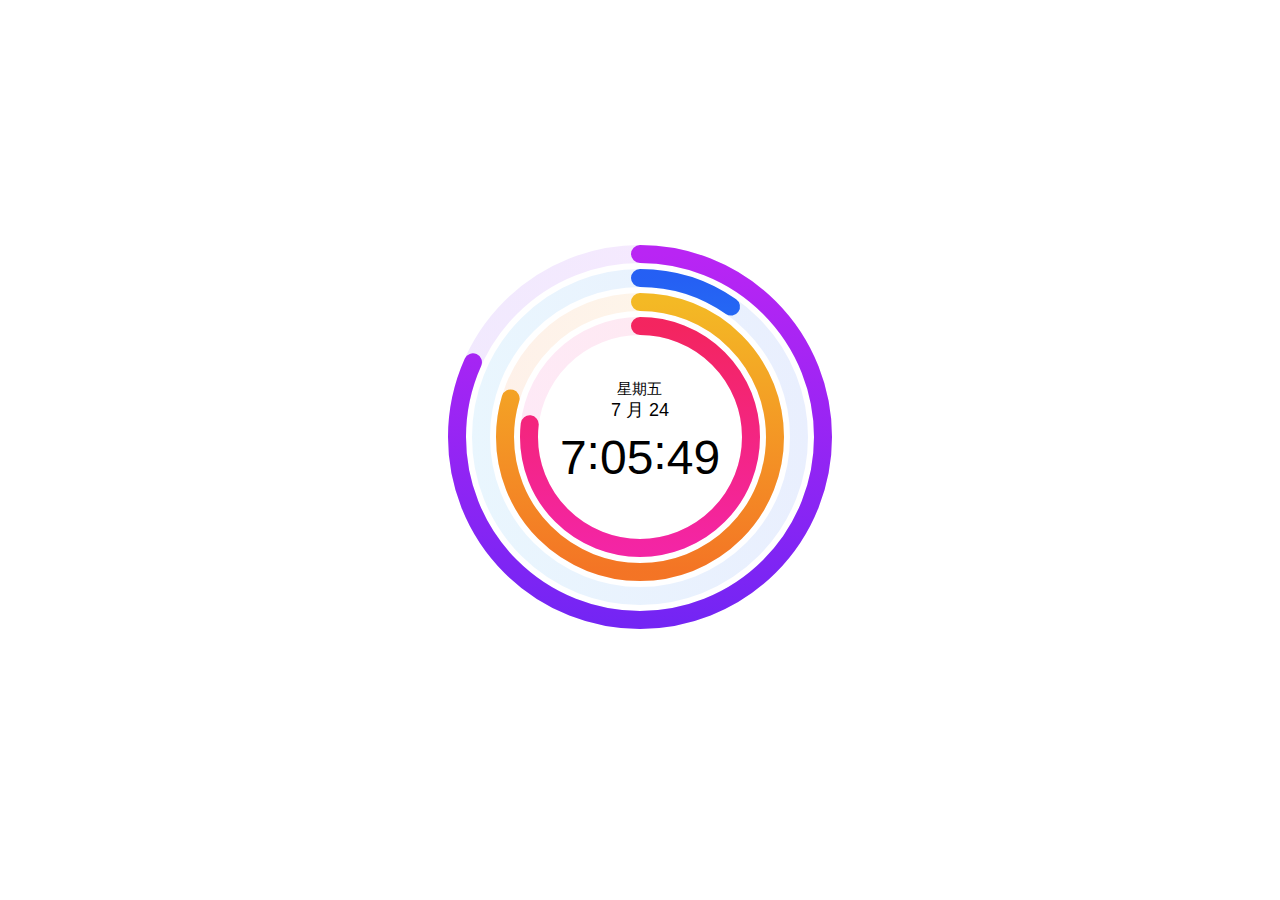
<file: others/widgets/clock/1/index.html>
<html><head><meta http-equiv="Content-Type" content="text/html; charset=UTF-8">
 <title>进程时钟</title>
    <link href="./css/style.css" rel="stylesheet">
    <script src="./js/timegeneration.js"></script>
<style data-id="immersive-translate-input-injected-css">
.immersive-translate-input {
  position: absolute;
  top: 0;
  right: 0;
  left: 0;
  bottom: 0;
  z-index: 2147483647;
  display: flex;
  justify-content: center;
  align-items: center;
}

.immersive-translate-input-loading {
  --loading-color: #f78fb6;
  width: 6px;
  height: 6px;
  border-radius: 50%;
  display: block;
  margin: 12px auto;
  position: relative;
  color: white;
  left: -100px;
  box-sizing: border-box;
  animation: immersiveTranslateShadowRolling 1.5s linear infinite;
}

@keyframes immersiveTranslateShadowRolling {
  0% {
    box-shadow: 0px 0 rgba(255, 255, 255, 0), 0px 0 rgba(255, 255, 255, 0), 0px 0 rgba(255, 255, 255, 0), 0px 0 rgba(255, 255, 255, 0);
  }

  12% {
    box-shadow: 100px 0 var(--loading-color), 0px 0 rgba(255, 255, 255, 0), 0px 0 rgba(255, 255, 255, 0), 0px 0 rgba(255, 255, 255, 0);
  }

  25% {
    box-shadow: 110px 0 var(--loading-color), 100px 0 var(--loading-color), 0px 0 rgba(255, 255, 255, 0), 0px 0 rgba(255, 255, 255, 0);
  }

  36% {
    box-shadow: 120px 0 var(--loading-color), 110px 0 var(--loading-color), 100px 0 var(--loading-color), 0px 0 rgba(255, 255, 255, 0);
  }

  50% {
    box-shadow: 130px 0 var(--loading-color), 120px 0 var(--loading-color), 110px 0 var(--loading-color), 100px 0 var(--loading-color);
  }

  62% {
    box-shadow: 200px 0 rgba(255, 255, 255, 0), 130px 0 var(--loading-color), 120px 0 var(--loading-color), 110px 0 var(--loading-color);
  }

  75% {
    box-shadow: 200px 0 rgba(255, 255, 255, 0), 200px 0 rgba(255, 255, 255, 0), 130px 0 var(--loading-color), 120px 0 var(--loading-color);
  }

  87% {
    box-shadow: 200px 0 rgba(255, 255, 255, 0), 200px 0 rgba(255, 255, 255, 0), 200px 0 rgba(255, 255, 255, 0), 130px 0 var(--loading-color);
  }

  100% {
    box-shadow: 200px 0 rgba(255, 255, 255, 0), 200px 0 rgba(255, 255, 255, 0), 200px 0 rgba(255, 255, 255, 0), 200px 0 rgba(255, 255, 255, 0);
  }
}


.immersive-translate-search-recomend {
  border: 1px solid #dadce0;
  border-radius: 8px;
  padding: 16px;
  margin-bottom: 16px;
  position: relative;
  font-size: 16px;
}
.immersive-translate-search-enhancement-en-title {
  color: #4d5156;
}
/* dark */
@media (prefers-color-scheme: dark) {
  .immersive-translate-search-recomend {
    border: 1px solid #3c4043;
  }
  .immersive-translate-close-action svg {
    fill: #bdc1c6;
  }

.immersive-translate-search-enhancement-en-title {
  color: #bdc1c6;
}
}


.immersive-translate-search-settings {
  position: absolute;
  top: 16px;
  right: 16px;
  cursor: pointer;
}

.immersive-translate-search-recomend::before {
}

.immersive-translate-search-title {}

.immersive-translate-search-title-wrapper {}

.immersive-translate-search-time {
  font-size: 12px;
  margin: 4px 0 24px;
  color: #70757a;
}

.immersive-translate-expand-items {
  display: none;
}

.immersive-translate-search-more {
  margin-top: 16px;
  font-size: 14px;
}

.immersive-translate-modal {
  display: none;
  position: fixed;
  z-index: 1000000;
  left: 0;
  top: 0;
  width: 100%;
  height: 100%;
  overflow: auto;
  background-color: rgb(0, 0, 0);
  background-color: rgba(0, 0, 0, 0.4);
}

.immersive-translate-modal-content {
  background-color: #fefefe;
  margin: 15% auto;
  padding: 20px;
  border: 1px solid #888;
  border-radius: 10px;
  width: 80%;
  max-width: 500px;
  font-family: system-ui, -apple-system, "Segoe UI", "Roboto", "Ubuntu",
    "Cantarell", "Noto Sans", sans-serif, "Apple Color Emoji", "Segoe UI Emoji",
    "Segoe UI Symbol", "Noto Color Emoji";
}

.immersive-translate-modal-title {
  font-size: 1.5rem;
  font-weight: 500;
  margin-bottom: 20px;
  color: hsl(205, 20%, 32%);
}

.immersive-translate-modal-body {
  color: hsl(205, 20%, 32%)
}

.immersive-translate-close {
  color: #aaa;
  float: right;
  font-size: 28px;
  font-weight: bold;
}

.immersive-translate-close:hover,
.immersive-translate-close:focus {
  color: black;
  text-decoration: none;
  cursor: pointer;
}

.immersive-translate-modal-footer {
  display: flex;
  justify-content: flex-end;
  flex-wrap: wrap;
  margin-top: 20px;
}

.immersive-translate-btn {
  color: #fff;
  background-color: #ea4c89;
  border: none;
  font-size: 14px;
  margin: 5px;
  padding: 10px 20px;
  font-size: 1rem;
  border-radius: 5px;
  display: flex;
  align-items: center;
  cursor: pointer;
  transition: background-color 0.3s ease;
}

.immersive-translate-cancel-btn {
  background-color: rgb(89, 107, 120);
}

.immersive-translate-btn:hover {
  background-color: #f082ac;
}

.immersive-translate-cancel-btn:hover {
  background-color: hsl(205, 20%, 32%);
}


.immersive-translate-btn svg {
  margin-right: 5px;
}

.immersive-translate-link {
  cursor: pointer;
  user-select: none;
  -webkit-user-drag: none;
  text-decoration: none;
  color: #007bff;
  -webkit-tap-highlight-color: rgba(0, 0, 0, .1);
}

.immersive-translate-modal input[type="radio"] {
  margin: 0 6px 16px;
  cursor: pointer;
}

.immersive-translate-modal label {
  cursor: pointer;
}

.immersive-translate-close-action {
  position: absolute;
  top: 2px;
  right: 0px;
  cursor: pointer;
}
</style></head>
<body>
<div id="clock" class="progress-clock">
<button class="progress-clock__time-date" data-group="d" type="button">
<small data-unit="w">Wednesday</small><br>
<span data-unit="mo">September</span>
<span data-unit="d">13</span>
</button>
<button class="progress-clock__time-digit" data-unit="h" data-group="h" type="button">10</button><span class="progress-clock__time-colon">:</span><button class="progress-clock__time-digit" data-unit="m" data-group="m" type="button">48</button><span class="progress-clock__time-colon">:</span><button class="progress-clock__time-digit" data-unit="s" data-group="s" type="button">44</button>
<svg class="progress-clock__rings" width="256" height="256" viewbox="0 0 256 256">
<defs>
<lineargradient id="pc-red" x1="1" y1="0.5" x2="0" y2="0.5">
<stop offset="0%" stop-color="hsl(343,90%,55%)"></stop>
<stop offset="100%" stop-color="hsl(323,90%,55%)"></stop>
</lineargradient>
<lineargradient id="pc-yellow" x1="1" y1="0.5" x2="0" y2="0.5">
<stop offset="0%" stop-color="hsl(43,90%,55%)"></stop>
<stop offset="100%" stop-color="hsl(23,90%,55%)"></stop>
</lineargradient>
<lineargradient id="pc-blue" x1="1" y1="0.5" x2="0" y2="0.5">
<stop offset="0%" stop-color="hsl(223,90%,55%)"></stop>
<stop offset="100%" stop-color="hsl(203,90%,55%)"></stop>
</lineargradient>
<lineargradient id="pc-purple" x1="1" y1="0.5" x2="0" y2="0.5">
<stop offset="0%" stop-color="hsl(283,90%,55%)"></stop>
<stop offset="100%" stop-color="hsl(263,90%,55%)"></stop>
</lineargradient>
</defs>
<g data-units="d">
<circle class="progress-clock__ring" cx="128" cy="128" r="74" fill="none" opacity="0.1" stroke="url(#pc-red)" stroke-width="12"></circle>
<circle class="progress-clock__ring-fill" data-ring="mo" cx="128" cy="128" r="74" fill="none" stroke="url(#pc-red)" stroke-width="12" stroke-dasharray="465 465" stroke-dashoffset="264.26710648148145" stroke-linecap="round" transform="rotate(-90,128,128)"></circle>
</g>
<g data-units="h">
<circle class="progress-clock__ring" cx="128" cy="128" r="90" fill="none" opacity="0.1" stroke="url(#pc-yellow)" stroke-width="12"></circle>
<circle class="progress-clock__ring-fill" data-ring="d" cx="128" cy="128" r="90" fill="none" stroke="url(#pc-yellow)" stroke-width="12" stroke-dasharray="565.5 565.5" stroke-dashoffset="27.98701388888891" stroke-linecap="round" transform="rotate(-90,128,128)"></circle>
</g>
<g data-units="m">
<circle class="progress-clock__ring" cx="128" cy="128" r="106" fill="none" opacity="0.1" stroke="url(#pc-blue)" stroke-width="12"></circle>
<circle class="progress-clock__ring-fill" data-ring="h" cx="128" cy="128" r="106" fill="none" stroke="url(#pc-blue)" stroke-width="12" stroke-dasharray="666 666" stroke-dashoffset="125.05999999999996" stroke-linecap="round" transform="rotate(-90,128,128)"></circle>
</g>
<g data-units="s">
<circle class="progress-clock__ring" cx="128" cy="128" r="122" fill="none" opacity="0.1" stroke="url(#pc-purple)" stroke-width="12"></circle>
<circle class="progress-clock__ring-fill" data-ring="m" cx="128" cy="128" r="122" fill="none" stroke="url(#pc-purple)" stroke-width="12" stroke-dasharray="766.5 766.5" stroke-dashoffset="204.40000000000003" stroke-linecap="round" transform="rotate(-90,128,128)"></circle>
</g>
</svg>
</div>

</body></html>
</file>
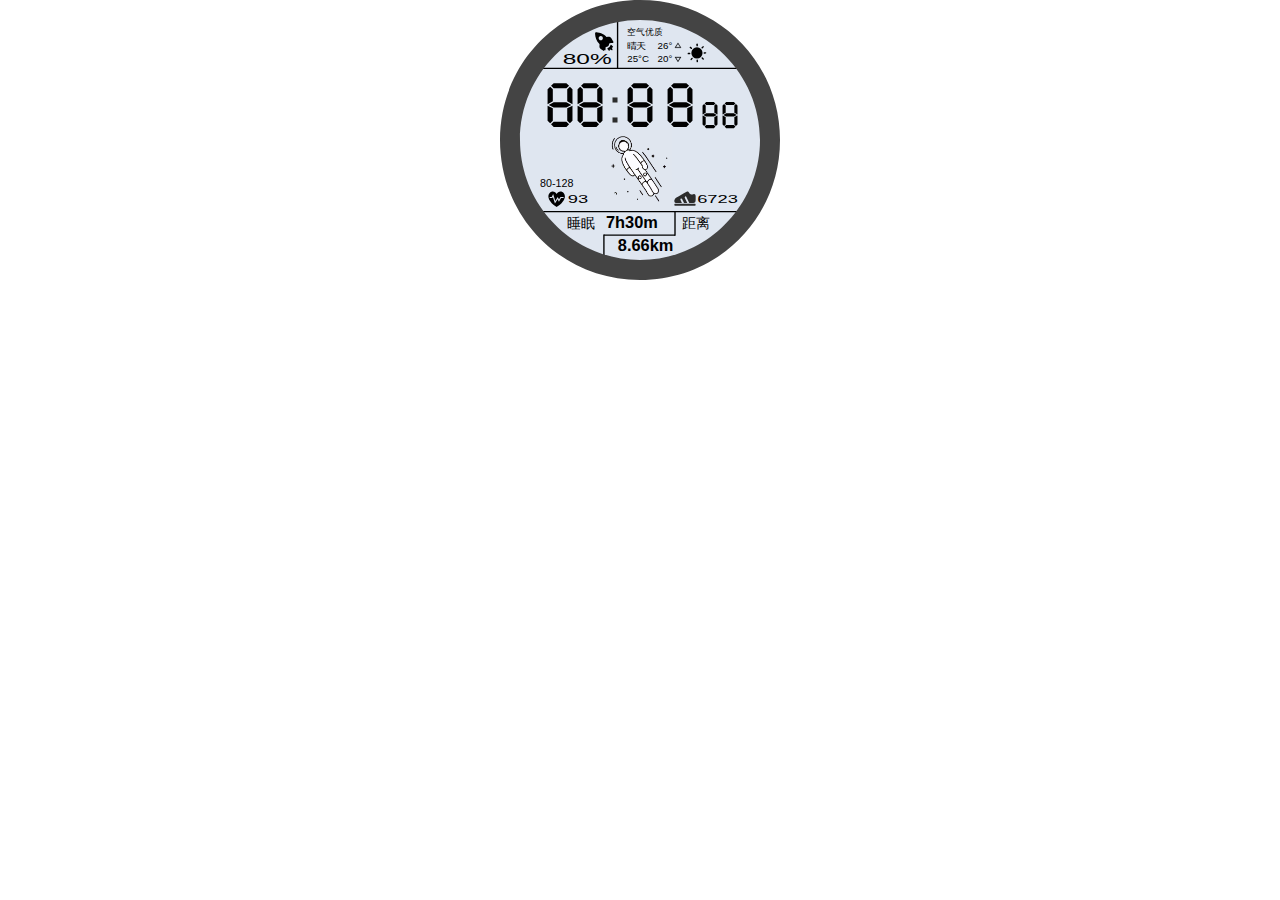
<file: others/widgets/clock/2/index.html>
<html>
<head>
    <title>太空人表盘</title>
    <meta charset="UTF-8">
    <link href="./assets/css/style.css" rel="stylesheet">
    <script src="./assets/js/timeGeneration.js"></script>
</head>
<body style="width: 280px;height: 280px;">
    <div class="jun-meter" style="width: 280px;height: 280px;">
        <div class="jun-time-h-h" id="hh"></div>
        <div class="jun-time-h-l" id="hl"></div>
        <div class="jun-time-rect"></div>
        <div class="jun-human"></div>
        <div class="jun-time-m-h" id="mh"></div>
        <div class="jun-time-m-l" id="ml"></div>
        <div class="jun-time-s-h" id="sh"></div>
        <div class="jun-time-s-l" id="sl"></div>
        <div class="jun-date" id="date"></div>
        <div class="jun-calendar-date" id="calendarDate"></div>
    </div>
</body>
<script>
  
    function WatchMeter() {
        this._initDom()
        this.update()
        this.date = new TimeGeneration()
    }

    WatchMeter.prototype = {
        constructor: WatchMeter,
        _initDom: function () {
            this.elem = {}
            this.elem.hh = document.getElementById('hh')
            this.elem.hl = document.getElementById('hl')
            this.elem.mh = document.getElementById('mh')
            this.elem.ml = document.getElementById('ml')
            this.elem.sh = document.getElementById('sh')
            this.elem.sl = document.getElementById('sl')
            this.elem.date = document.getElementById('date')
            this.elem.calendarDate = document.getElementById('calendarDate')
        },

        update: function () {
            var _this = this
            setInterval(function () {
                _this._render(_this.date.getDate(), _this.date.getCalendarDate(), _this.date.getTime())
            }, 1000)
        },

        _render: function (date, calendarDate, time) {
            this._setNumberImage(this.elem.hh, time[0])
            this._setNumberImage(this.elem.hl, time[1])
            this._setNumberImage(this.elem.mh, time[2])
            this._setNumberImage(this.elem.ml, time[3])
            this._setNumberImage(this.elem.sh, time[4])
            this._setNumberImage(this.elem.sl, time[5])
            this.elem.date.innerText = date[2] + " " +date[0] + "-" +date[1]
            this.elem.calendarDate.innerText = calendarDate
        },
        _setNumberImage: function (elem, value) {
            elem.style.backgroundImage = "url(./assets/img/" + value + ".svg)";
        }
    }

    var myWatchMeter = new WatchMeter()
    



</script>

</html>
</file>
<file: others/widgets/clock/1/css/style.css>
* {
	border: var(--main-radius);
	box-sizing: border-box;
	margin: 0;
	padding: 0;
}

:root {
	--hue: 223;
	--bg: hsl(var(--hue), 10%, 90%);
	--fg: hsl(var(--hue), 10%, 10%);
	font-size: calc(16px + (24 - 16) * (100vw - 320px) / (1280 - 320));
}

body,
button {
	color: #000;
	font: 1em/1.5 -apple-system, BlinkMacSystemFont, "Segoe UI", Roboto, Helvetica, Arial, sans-serif;
}

body {
	background-color: var(--main-bg-color);
	height: 97vh;
	display: grid;
	place-items: center;
}

.progress-clock {
	display: grid;
	justify-content: center;
	align-content: center;
	position: relative;
	text-align: center;
	width: 16em;
	height: 16em;
}

.progress-clock__time-date,
.progress-clock__time-digit,
.progress-clock__time-colon,
.progress-clock__time-ampm {
	transition: color 0.2s linear;
	-webkit-user-select: none;
	-moz-user-select: none;
	user-select: none;
}

.progress-clock__time-date,
.progress-clock__time-digit {
	background: transparent;
}

.progress-clock__time-date,
.progress-clock__time-ampm {
	grid-column: 1 / 6;
}

.progress-clock__time-date {
	font-size: 0.75em;
	line-height: 1.33;
}

.progress-clock__time-digit,
.progress-clock__time-colon {
	font-size: 2em;
	font-weight: 400;
	grid-row: 2;
}

.progress-clock__time-colon {
	line-height: 1.275;
}

.progress-clock__time-ampm {
	cursor: default;
	grid-row: 3;
}

.progress-clock__rings {
	display: block;
	position: absolute;
	top: 0;
	left: 0;
	width: 100%;
	height: 100%;
	z-index: -1;
}

.progress-clock__ring {
	opacity: 0.1;
}

.progress-clock__ring-fill {
	transition:
		opacity 0s 0.3s linear,
		stroke-dashoffset 0.3s ease-in-out;
}

.progress-clock__ring-fill--360 {
	opacity: 0;
	stroke-dashoffset: 0;
	transition-duration: 0.3s;
}

[data-group]:focus {
	outline: transparent;
}

[data-units] {
	transition: opacity 0.2s linear;
}

[data-group="d"]:focus,
[data-group="d"]:hover {
	color: hsl(333, 90%, 55%);
}

[data-group="h"]:focus,
[data-group="h"]:hover {
	color: hsl(33, 90%, 55%);
}

[data-group="m"]:focus,
[data-group="m"]:hover {
	color: hsl(213, 90%, 55%);
}

[data-group="s"]:focus,
[data-group="s"]:hover {
	color: hsl(273, 90%, 55%);
}

[data-group]:focus~.progress-clock__rings [data-units],
[data-group]:hover~.progress-clock__rings [data-units] {
	opacity: 0.2;
}

[data-group="d"]:focus~.progress-clock__rings [data-units="d"],
[data-group="d"]:hover~.progress-clock__rings [data-units="d"],
[data-group="h"]:focus~.progress-clock__rings [data-units="h"],
[data-group="h"]:hover~.progress-clock__rings [data-units="h"],
[data-group="m"]:focus~.progress-clock__rings [data-units="m"],
[data-group="m"]:hover~.progress-clock__rings [data-units="m"],
[data-group="s"]:focus~.progress-clock__rings [data-units="s"],
[data-group="s"]:hover~.progress-clock__rings [data-units="s"] {
	opacity: 1;
}

/* Dark theme */
@media (prefers-color-scheme: dark) {
	:root {
		--bg: hsl(var(--hue), 10%, 10%);
		--fg: hsl(var(--hue), 10%, 90%);
	}

	.progress-clock__ring {
		opacity: 0.2;
	}
}
</file>
<file: others/widgets/clock/2/assets/css/style.css>
body {
    margin: auto;
    padding: auto;
}
.jun-meter {
    position: relative;
    width: 280px;
    height: 280px;
    background-image: url("../img/ring.svg");
    background-repeat: no-repeat;
    background-size: 100%;
}

.jun-time-rect {
    position: absolute;
    width: 20px;
    height: 40px;
    left: 105px;
    top: 90px;
    background-image: url("../img/rect.svg");
    background-size: 20px 20px;
}

.jun-time-h-h {
    position: absolute;
    width: 50px;
    height: 50px;
    left: 35px;
    top: 80px;
    background-image: url("../img/8.svg");
    background-repeat: no-repeat;
    background-size: 100%;
}

.jun-time-h-l {
    position: absolute;
    width: 50px;
    height: 50px;
    left: 65px;
    top: 80px;
    background-image: url("../img/8.svg");
    background-repeat: no-repeat;
    background-size: 100%;
}

.jun-time-m-h {
    position: absolute;
    width: 50px;
    height: 50px;
    left: 115px;
    top: 80px;
    background-image: url("../img/8.svg");
    background-repeat: no-repeat;
    background-size: 100%;
}

.jun-time-m-l {
    position: absolute;
    width: 50px;
    height: 50px;
    left: 155px;
    top: 80px;
    background-image: url("../img/8.svg");
    background-repeat: no-repeat;
    background-size: 100%;
}

.jun-time-s-h {
    position: absolute;
    width: 30px;
    height: 30px;
    left: 195px;
    top: 100px;
    background-image: url("../img/8.svg");
    background-repeat: no-repeat;
    background-size: 100%;
}

.jun-time-s-l {
    position: absolute;
    width: 30px;
    height: 30px;
    left: 215px;
    top: 100px;
    background-image: url("../img/8.svg");
    background-repeat: no-repeat;
    background-size: 100%;
}

.jun-calendar-date {
    position: absolute;
    width: 60px;
    height: 10px;
    left: 190px;
    top: 145px;
    line-height: 30px;
    font-size: 13px;
    text-align: center;
}

.jun-date {
    position: absolute;
    width: 60px;
    height: 30px;
    left: 190px;
    top: 165px;
    line-height: 30px;
    font-size: 13px;
    text-align: center;
}

.jun-human{
    position: absolute;
    width: 150px;
    height: 150px;
    left: 100px;
    top: 130px;
    background-image: url("../img/human.gif");
    background-repeat: no-repeat;
    background-size: 48%;
}
</file>
